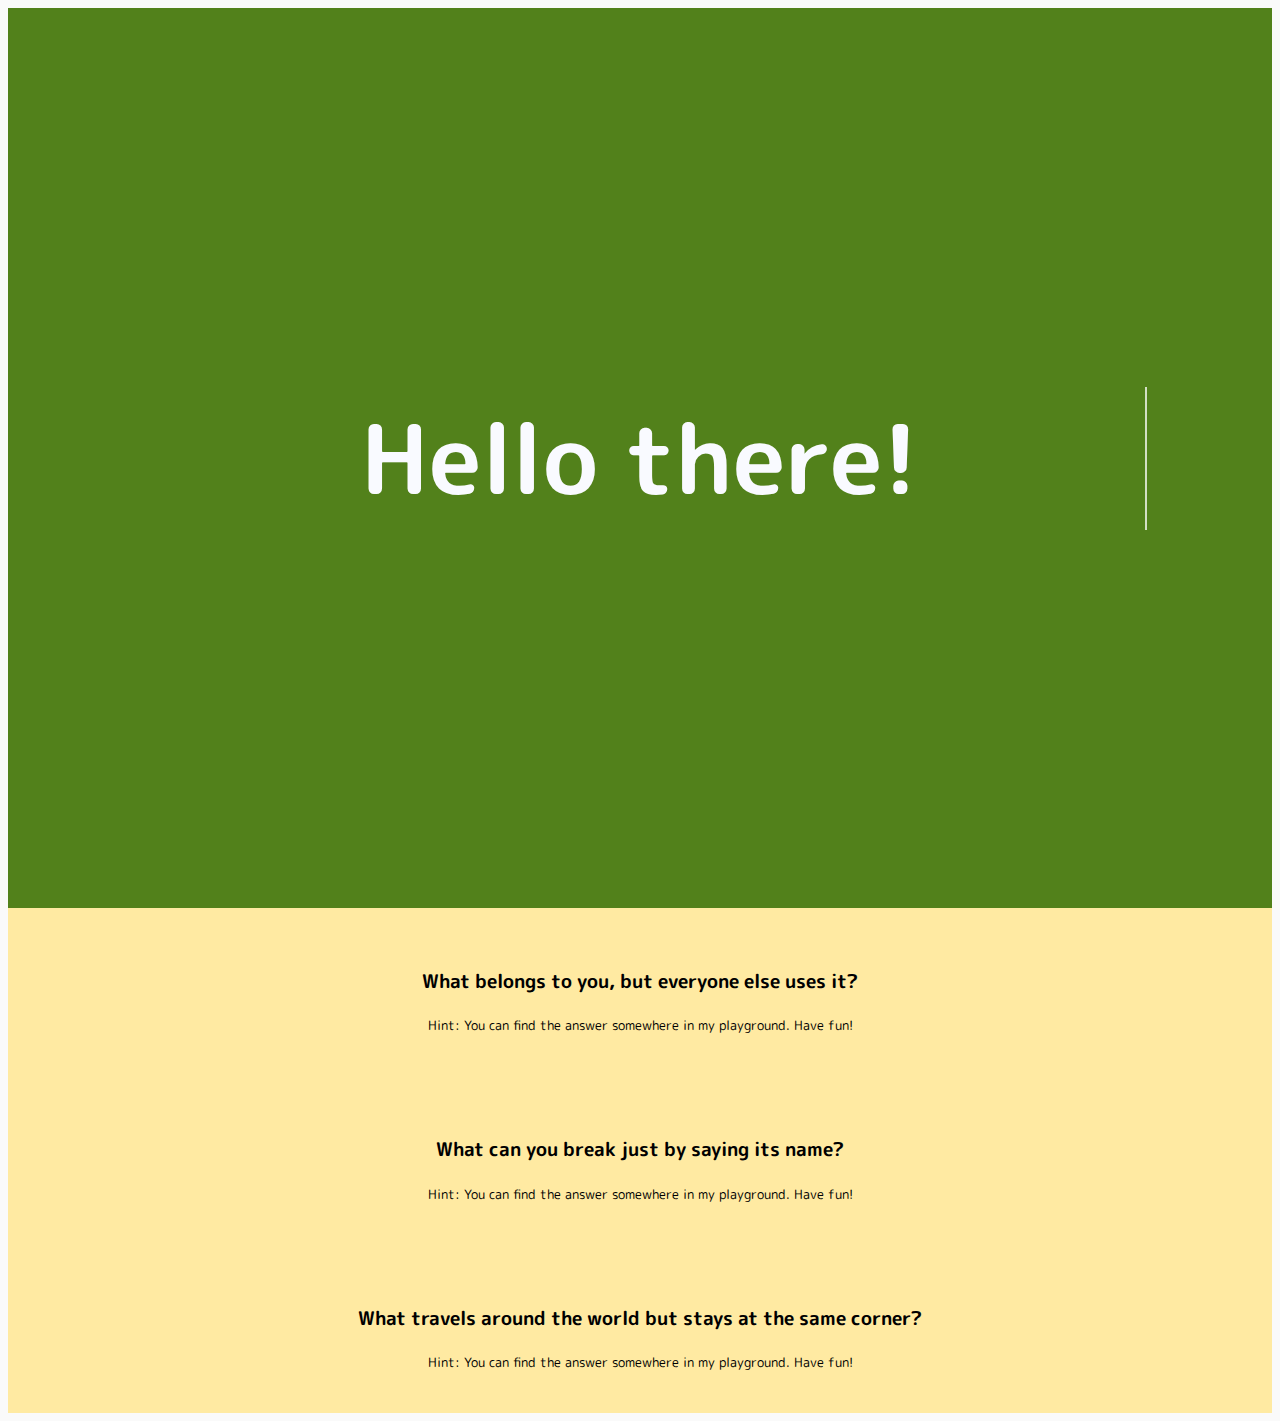
<file: index.html>
<!doctype html>
<html lang="en">

<head>
    <meta charset="utf-8">
    <meta name="viewport" content="width=device-width, initial-scale=1">
    <title>brightdullme</title>
    <link rel="preconnect" href="https://fonts.googleapis.com">
    <link rel="preconnect" href="https://fonts.gstatic.com" crossorigin>
    <link href="https://fonts.googleapis.com/css2?family=M+PLUS+Rounded+1c:wght@400;700&display=swap" rel="stylesheet">
    <link href="https://cdn.jsdelivr.net/npm/bootstrap@5.3.8/dist/css/bootstrap.min.css" rel="stylesheet"
        integrity="sha384-sRIl4kxILFvY47J16cr9ZwB07vP4J8+LH7qKQnuqkuIAvNWLzeN8tE5YBujZqJLB" crossorigin="anonymous">
    <link href="styles.css" rel="stylesheet">

    <script src="./assets/scripts/jquery-3.7.1.min.js"></script>
    <script src="https://cdn.jsdelivr.net/npm/gsap@3.14.1/dist/gsap.min.js"></script>
    <script>
        document.addEventListener('DOMContentLoaded', function () {
            const section1 = document.getElementById('section-1');
            const section2 = document.getElementById('section-2');
            const section3 = document.getElementById('section-3');
            const section4 = document.getElementById('section-4');
            const footer = document.getElementById('footer');
            const hello = document.getElementById('hello');
            const welcome = document.getElementById('welcome');

            // play animation section 1
            hello.classList.add('typewriter-animation');
            // on section 1 animation end
            section1.addEventListener('animationend', () => {
                setTimeout(() => {
                    // play animation section 1
                    section2.classList.remove('hide');
                    section2.classList.add('show');
                    section2.scrollIntoView({ behavior: 'smooth' });
                    welcome.classList.add('typewriter-animation');

                    // on section 2 animation end
                    section2.addEventListener('animationend', () => {
                        setTimeout(() => {
                            section3.classList.remove('hide');
                            section4.classList.remove('hide');
                            footer.classList.remove('hide');
                            section3.classList.add('show');
                            section4.classList.add('show');
                            footer.classList.add('show');
                            section3.scrollIntoView({ behavior: 'smooth' });
                        }, 1500);
                    }, { once: true });
                }, 1500);
            }, { once: true });

            $(".option").click(function () {
                $(".option").removeClass("active");
                $(this).addClass("active");
            });

            $("#laptop").hover(function () {
                $("#laptop").toggleClass("laptop--closed");
            });

            const rots = [
                { ry: 0, rx: 0 }, // 1
                { ry: 90, rx: 0 }, // 2
                { ry: 180, rx: 0 }, // 3
                { ry: 270, rx: 0 }, // 4
                { ry: 0, rx: 90 }, // 5
                { ry: 0, rx: -90 }  // 6
            ];

            let val = [1, 1]

            gsap.set(".face", {
                position: 'absolute',
                userSelect: 'none',
                width: '100%',
                height: '100%',
                rotateY: (i) => rots[i].ry,
                rotateX: (i) => rots[i].rx,
                transformOrigin: "50% 50% -150px",
                z: 150,
                background: (i) => 'url(https://assets.codepen.io/721952/dieSprite.svg) 0px -' + String(i * 300) + 'px'
            });

            let die2 = document.querySelector('.die').cloneNode(true);
            document.querySelector('.tray').append(die2);

            gsap.set('.die', { attr: { class: (i) => 'die die' + (i + 1) }, width: 300, height: 300, perspective: 999 });
            gsap.set('.cube', { position: 'absolute', width: 300, height: 300, transformStyle: 'preserve-3d', z: -600 });

            function roll() {
                val[0] = gsap.utils.random(1, 6, 1)
                val[1] = gsap.utils.random(1, 6, 1)

                gsap.timeline()
                    .to('.sum', {
                        duration: 0.17,
                        overwrite: true,
                        opacity: 0,
                        ease: 'power1.inOut'
                    }, 0)

                    .fromTo('.cube', {
                        z: -600
                    }, {
                        duration: 0.75,
                        z: -300,
                        ease: 'expo',
                        yoyoEase: 'bounce.out(5)',
                        repeat: 1
                    }, 0)

                    .fromTo('.cube', {
                        rotationX: (i) => i == 0 ? '-=360' : '+=360' //this ensures that even if the new number is the same, it will do some rotation
                    }, {
                        duration: 1.5,
                        ease: 'back',
                        rotationX: (i) => -rots[val[i] - 1].rx,
                        rotationY: (i) => -rots[val[i] - 1].ry
                    }, 0)

                    .set('.sum', {
                        textContent: String(val[0] + val[1])
                    }, 0.8)

                    .to('.sum', {
                        opacity: 1,
                        ease: 'power3.inOut'
                    }, 0.8)
            }

            $("#dice").hover(roll);
        });
    </script>
</head>

<body>
    <div id="section-1" class="section-1">
        <div id="hello" class="hello">Hello there!</div>
    </div>
    <div id="section-2" class="section-2 hide">
        <div id="welcome" class="welcome">Welcome to my playground.</div>
    </div>
    <div id="section-3" class="section-3 hide">
        <div style="position: relative;">
            <h3 class="font-dark mb-5 text-center">I am a huge fan of CSS animations, and this is where I play around
                &mdash; when I am not working on work.</h3>
            <div class="portfolio">
                <div class="card">
                    <div class="content">
                        <span>CSS Animations</span>
                        <span class="category">UX / UI </span>
                    </div>
                    <div class="image web">
                        <div id="laptop" class="laptop laptop--closed">
                            <div class="laptop-top">
                                <div class="laptop__lid"></div>
                                <div class="laptop__screen">
                                    <div class="happy-face">
                                        :<span class="happy-face__mouth">)</span>
                                    </div>
                                </div>
                            </div>
                            <div class="laptop__base"></div>
                        </div>
                    </div>
                </div>
                <div class="card">
                    <div class="content">
                        <span>Web 3D Rendering</span>
                        <span class="category">3D / Web </span>
                    </div>
                    <div class="image eye">
                        <div class="stage">
                            <div class="ball">
                                <span class="shadow"></span>
                                <span class="iris"></span>
                            </div>
                        </div>
                    </div>
                </div>
                <div class="card">
                    <div class="content">
                        <span>Untitled Math Dice Game</span>
                        <span class="category">Game / Education</span>
                    </div>
                    <div id="dice" class="image dice">
                        <div class="tray">
                            <div class="die">
                                <div class="cube">
                                    <div class="face"></div>
                                    <div class="face"></div>
                                    <div class="face"></div>
                                    <div class="face"></div>
                                    <div class="face"></div>
                                    <div class="face"></div>
                                </div>
                            </div>
                            <div class="sum">2</div>
                        </div>
                    </div>
                </div>
                <div class="card">
                    <div class="content">
                        <span>Quran Practice Platform</span>
                        <span class="category">Web / Education</span>
                    </div>
                    <div class="image book">
                        <div class="container">
                            <div class="book">
                                <div class="gap"></div>
                                <div class="pages">
                                    <div class="page"></div>
                                    <div class="page"></div>
                                    <div class="page"></div>
                                    <div class="page"></div>
                                    <div class="page"></div>
                                    <div class="page"></div>
                                </div>
                                <div class="flips">
                                    <div class="flip flip1">
                                        <div class="flip flip2">
                                            <div class="flip flip3">
                                                <div class="flip flip4">
                                                    <div class="flip flip5">
                                                        <div class="flip flip6">
                                                            <div class="flip flip7"></div>
                                                        </div>
                                                    </div>
                                                </div>
                                            </div>
                                        </div>
                                    </div>
                                </div>
                            </div>
                        </div>
                    </div>
                </div>
            </div>

            <div class="chevron-container">
                <div class="chevron"></div>
                <div class="chevron"></div>
                <div class="chevron"></div>
                <span class="chevron-text">Scroll down</span>
            </div>
        </div>
    </div>
    <div id="section-4" class="section-4 hide">
        <div>
            <h3>And when I am not playing with CSS ...</h3>
            <div class="personal">
                <div class="row">
                    <div class="col-4">
                        <div>
                            <div class="doodle doodle-1"></div>
                            <div class="doodle doodle-2"></div>
                            <div class="doodle doodle-3"></div>
                        </div>
                    </div>
                    <div class="col-8">
                        <div class="photo">
                            <div class="caption mb-3">Of me, and my love for sunrise and sunset ...</div>
                            <div class="options mb-3">
                                <div class="option active">
                                    <div class="shadow"></div>
                                    <div class="label">
                                        <div class="icon">
                                            <i class="fas fa-snowflake"></i>
                                        </div>
                                        <div class="info">
                                            <div class="sub">Kedah, Malaysia</div>
                                        </div>
                                    </div>
                                </div>
                                <div class="option">
                                    <div class="shadow"></div>
                                    <div class="label">
                                        <div class="icon">
                                            <i class="fas fa-walking"></i>
                                        </div>
                                        <div class="info">
                                            <div class="sub">Johor, Malaysia</div>
                                        </div>
                                    </div>
                                </div>
                                <div class="option">
                                    <div class="shadow"></div>
                                    <div class="label">
                                        <div class="icon">
                                            <i class="fas fa-tree"></i>
                                        </div>
                                        <div class="info">
                                            <div class="sub">Selangor, Malaysia</div>
                                        </div>
                                    </div>
                                </div>
                                <div class="option">
                                    <div class="shadow"></div>
                                    <div class="label">
                                        <div class="icon">
                                            <i class="fas fa-tint"></i>
                                        </div>
                                        <div class="info">
                                            <div class="sub">Selangor, Malaysia</div>
                                        </div>
                                    </div>
                                </div>
                                <div class="option">
                                    <div class="shadow"></div>
                                    <div class="label">
                                        <div class="icon">
                                            <i class="fas fa-sun"></i>
                                        </div>
                                        <div class="info">
                                            <div class="sub">Somewhere in Malaysia</div>
                                        </div>
                                    </div>
                                </div>
                            </div>

                            <figure>
                                <blockquote class="blockquote">
                                    <p>"And the sun runs its course toward a resting place for it. That is the design of
                                        the Almighty, the All-Knowing."</p>
                                </blockquote>
                                <figcaption class="blockquote-footer">
                                    Quran, Yaasin 36:38
                                </figcaption>
                            </figure>
                        </div>
                        <div class="doodle doodle-4" style="margin-top: 20px; height: 325px;"></div>
                    </div>
                </div>
            </div>
        </div>
    </div>
    <div id="footer" class="footer hide">
        <div>
            <div>
                Follow your heart and choose one:
                <button type="button" class="btn btn-primary" data-bs-toggle="modal" data-bs-target="#modal1">
                    <img src="./assets/images/flower-1.png" />
                </button> | 
                <button type="button" class="btn btn-primary" data-bs-toggle="modal" data-bs-target="#modal2">
                    <img src="./assets/images/flower-2.png" />
                </button> | 
                <button type="button" class="btn btn-primary" data-bs-toggle="modal" data-bs-target="#modal3">
                    <img src="./assets/images/flower-3.png" />
                </button>
            </div>
            <div class="mt-3">Surprise me and drop a message <a href="#" data-replace="here"><span>here</span></a>.
            </div>
        </div>
    </div>

    <div class="modal fade" id="modal1" tabindex="-1" aria-labelledby="exampleModalLabel" aria-hidden="true">
        <div class="modal-dialog">
            <div class="modal-content">
                <div class="modal-body">
                    <h3>What belongs to you, but everyone else uses it?</h3>
                    <small>Hint: You can find the answer somewhere in my playground. Have fun!</small>
                </div>
            </div>
        </div>
    </div>
    <div class="modal fade" id="modal2" tabindex="-1" aria-labelledby="exampleModalLabel" aria-hidden="true">
        <div class="modal-dialog">
            <div class="modal-content">
                <div class="modal-body">
                    <h3>What can you break just by saying its name?</h3>
                    <small>Hint: You can find the answer somewhere in my playground. Have fun!</small>
                </div>
            </div>
        </div>
    </div>
    <div class="modal fade" id="modal3" tabindex="-1" aria-labelledby="exampleModalLabel" aria-hidden="true">
        <div class="modal-dialog">
            <div class="modal-content">
                <div class="modal-body">
                    <h3>What travels around the world but stays at the same corner?</h3>
                    <small>Hint: You can find the answer somewhere in my playground. Have fun!</small>
                </div>
            </div>
        </div>
    </div>

    <script src="https://cdn.jsdelivr.net/npm/bootstrap@5.3.8/dist/js/bootstrap.bundle.min.js"
        integrity="sha384-FKyoEForCGlyvwx9Hj09JcYn3nv7wiPVlz7YYwJrWVcXK/BmnVDxM+D2scQbITxI"
        crossorigin="anonymous"></script>
    <script src="https://cdn.jsdelivr.net/npm/@popperjs/core@2.11.8/dist/umd/popper.min.js"
        integrity="sha384-I7E8VVD/ismYTF4hNIPjVp/Zjvgyol6VFvRkX/vR+Vc4jQkC+hVqc2pM8ODewa9r"
        crossorigin="anonymous"></script>
    <script src="https://cdn.jsdelivr.net/npm/bootstrap@5.3.8/dist/js/bootstrap.min.js"
        integrity="sha384-G/EV+4j2dNv+tEPo3++6LCgdCROaejBqfUeNjuKAiuXbjrxilcCdDz6ZAVfHWe1Y"
        crossorigin="anonymous"></script>
</body>

</html>
</file>
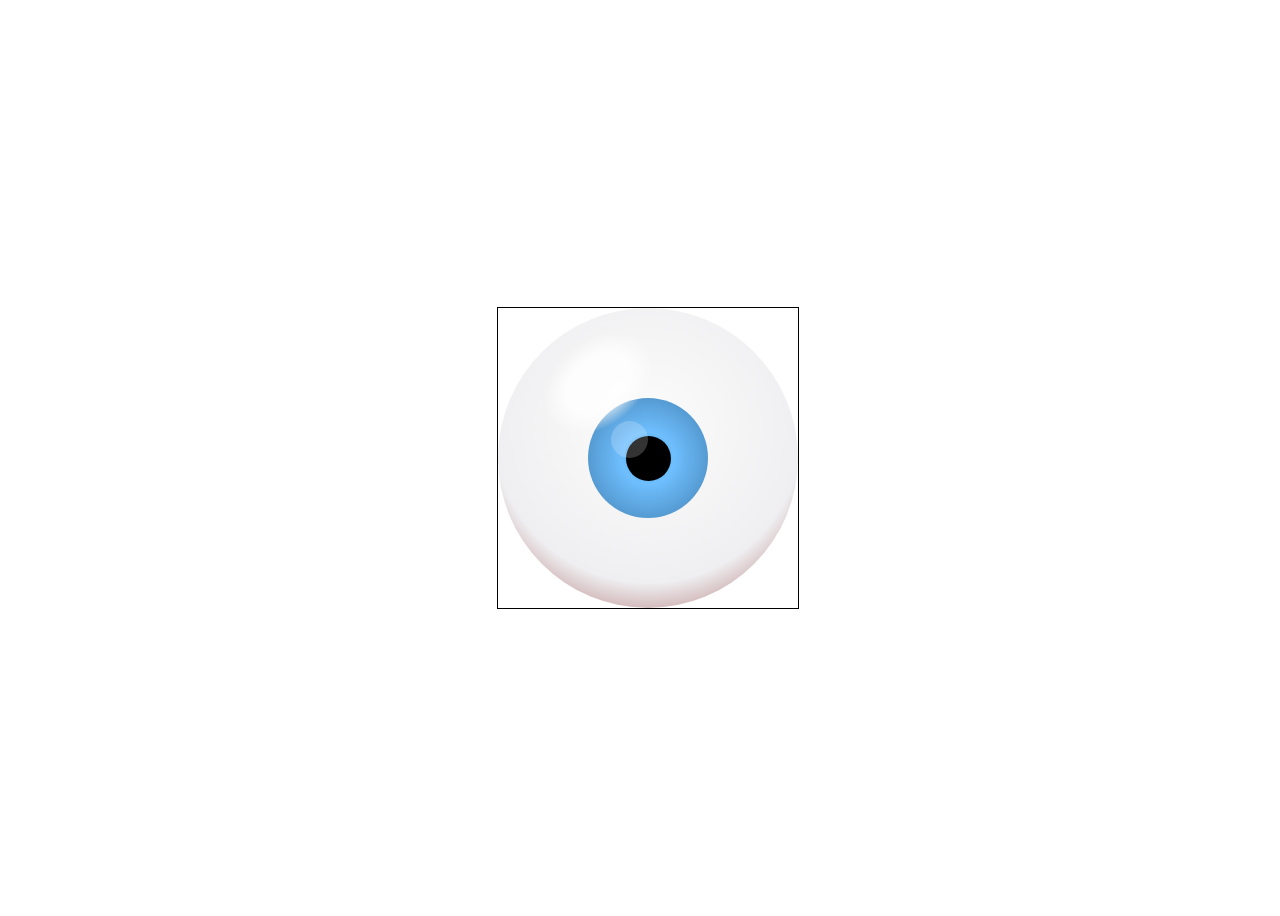
<file: eye.html>
<!doctype html>
<html lang="en">

<head>
    <meta charset="utf-8">
    <meta name="viewport" content="width=device-width, initial-scale=1">
    <title>brightdullme</title>
    <link rel="preconnect" href="https://fonts.googleapis.com">
    <link rel="preconnect" href="https://fonts.gstatic.com" crossorigin>
    <link href="https://fonts.googleapis.com/css2?family=M+PLUS+Rounded+1c:wght@400;700&display=swap" rel="stylesheet">
    <link href="https://cdn.jsdelivr.net/npm/bootstrap@5.3.8/dist/css/bootstrap.min.css" rel="stylesheet"
        integrity="sha384-sRIl4kxILFvY47J16cr9ZwB07vP4J8+LH7qKQnuqkuIAvNWLzeN8tE5YBujZqJLB" crossorigin="anonymous">

    <script src="./assets/scripts/jquery-3.7.1.min.js"></script>
    <script src="https://cdn.jsdelivr.net/npm/gsap@3.14.1/dist/gsap.min.js"></script>
    <link rel="icon" type="image/png" href="./assets/favicon.ico">

    <script>
        document.addEventListener('DOMContentLoaded', function () {
            const centerX = window.innerWidth / 2;
            const centerY = window.innerHeight / 2;
            const radius = document.querySelector(".ball").getBoundingClientRect().width / 2;

            const listener = document.querySelector("body");
            listener.addEventListener("mousemove", (e) => {
                var posX = e.pageX; // pointer's horizontal position relative to page
                var posY = e.pageY; // pointer's vertical position relative to page
                var deltaX = posX - centerX; // pointer's horizontal position relative to center
                var deltaY = posY - centerY; // pointer's vertical position relative to center
                var distance = Math.sqrt(deltaX * deltaX + deltaY * deltaY);

                if (distance > radius) {
                    var theta_in_rad = Math.atan2(deltaY, deltaX);
                    var borderX = radius * Math.cos(theta_in_rad);
                    var borderY = radius * Math.sin(theta_in_rad);

                    // Reposition iris to the boundary of the circle
                    gsap.to(".iris", {
                        x: borderX + "px",
                        y: borderY + "px",
                        ease: "expo.out",
                        duration: 1,
                        delay: .1,
                    });
                }
                else {
                    gsap.to(".iris", {
                        x: deltaX + "px",
                        y: deltaY + "px",
                        ease: "expo.out",
                        duration: 1,
                        delay: .1,
                    });
                }
            });
        });
    </script>

    <style>
        body {
            display: flex;
            align-items: center;
            justify-content: center;
            width: 100vw;
            height: 100vh;
            overflow: hidden;
        }

        .ball {
            display: inline-block;
            width: 100%;
            height: 100%;
            margin: 0;
            border-radius: 50%;
            position: relative;
            background: radial-gradient(circle at 50% 40%, #fcfcfc, #efeff1 66%, #9b5050 100%);
        }

        .ball:after {
            content: "";
            position: absolute;
            top: 5%;
            left: 10%;
            width: 100%;
            height: 100%;
            border-radius: 50%;
            background: radial-gradient(circle at 50% 50%, rgba(255, 255, 255, 0.8), rgba(255, 255, 255, 0.8) 14%, rgba(255, 255, 255, 0) 24%);
            transform: translateX(-80px) translateY(-90px) skewX(-20deg);
        }

        .iris {
            width: 40%;
            height: 40%;
            margin: 30%;
            border-radius: 50%;
            background: radial-gradient(circle at 50% 50%, #208ab4 0%, #6fbfff 30%, #4381b2 100%);
            position: absolute;
        }

        .iris.animate {
            animation: move-eye-skew 5s ease-out infinite;
        }

        .iris:before {
            content: "";
            display: block;
            position: absolute;
            width: 37.5%;
            height: 37.5%;
            border-radius: 50%;
            top: 31.25%;
            left: 31.25%;
            background: black;
        }

        .iris:after {
            content: "";
            display: block;
            position: absolute;
            width: 31.25%;
            height: 31.25%;
            border-radius: 50%;
            top: 18.75%;
            left: 18.75%;
            background: rgba(255, 255, 255, 0.2);
        }

        .ball .shadow {
            position: absolute;
            width: 100%;
            height: 100%;
            background: radial-gradient(circle at 50% 50%, rgba(0, 0, 0, 0.4), rgba(0, 0, 0, 0.1) 40%, rgba(0, 0, 0, 0) 50%);
            transform: rotateX(90deg) translateZ(-150px);
            z-index: -1;
        }

        .stage {
            width: 300px;
            height: 300px;
            display: inline-block;
            margin: 20px;
            perspective: 1200px;
            perspective-origin: 50% 50%;
            transform-style: preserve-3d;
            transform: rotateY(0.01deg);
            border: 1px solid black;
        }

        @keyframes move-eye-skew {
            0% {
                transform: none;
            }

            20% {
                transform: translateX(-68px) translateY(30px) skewX(15deg) skewY(-10deg) scale(0.95);
            }

            25%,
            30% {
                transform: none;
            }

            44% {
                transform: translateX(-30px) translateY(68px) skewX(5deg) skewY(2deg) scale(0.95);
            }

            50% {
                transform: none;
            }

            60% {
                transform: translateX(68px) translateY(-40px) skewX(5deg) skewY(2deg) scaleX(0.95);
            }

            66%,
            100% {
                transform: none;
            }
        }
    </style>
</head>

<body>
    <div class="image eye">
        <div class="stage">
            <div class="ball">
                <span class="shadow"></span>
                <span class="iris"></span>
            </div>
        </div>
    </div>
</body>

</html>
</file>
<file: styles.css>
body {
    background-color: #fafafa;
    font-family: "M PLUS Rounded 1c", sans-serif;
    font-weight: 400;
    font-style: normal;
    overflow-x: hidden;
}

.section-1,
.section-2,
.section-3,
.section-4 {
    width: 100%;
    height: 100vh;
    display: flex;
    align-items: center;
    justify-content: center;
}

.section-1 {
    background-color: #52811b;
}

.section-3 {
    background-color: #ffeaa2;
    align-items: unset;
    padding: 100px 0;
    min-height: 100vh;
}

.section-4 {
    align-items: unset;
    padding: 100px 0;
}

.section-3,
.section-4 {
    height: fit-content;
}

.personal {
    margin: 20px 0;
}

.caption {
    width: 100%;
    text-align: left;
    font-style: italic;
    font-size: 18px;
}

.photo {
    background-color: #232223;
    color: #fafafa;
    padding: 20px;
    border-radius: 20px;
}

.blockquote {
    font-style: italic;
}

.blockquote-footer {
    font-style: italic;
    color: rgba(255, 255, 255, .75);
}

/* photo start */

body #user-button {
    z-index: 1000;
    bottom: 1rem !important;
    right: 1rem !important;
    transition: 1s 0s ease-out;
    -webkit-animation: slide 3s ease-out forwards;
    animation: slide 3s ease-out forwards;
}

@-webkit-keyframes slide {

    0%,
    50% {
        opacity: 0;
        display: block !important;
    }

    100% {
        opacity: 1;
        display: block !important;
    }
}

@keyframes slide {

    0%,
    50% {
        opacity: 0;
        display: block !important;
    }

    100% {
        opacity: 1;
        display: block !important;
    }
}

body #user-button .u-card {
    border-radius: 100%;
}

body #user-button .u-main {
    cursor: pointer;
}

body #user-button .u-main img {
    height: 100%;
    width: 100%;
}

body #user-button .u-main iframe {
    position: absolute;
    top: 0;
    left: 0;
    width: 4rem;
    height: 4rem;
    opacity: 1;
    transition: 0s 4s;
}

body #user-button .u-icons {
    position: relative;
    z-index: 950;
    transform: translate(-50%, -50%);
    background: rgba(0, 0, 0, 0.025);
    box-shadow: 0 0 0 0.125rem rgba(255, 255, 255, 0.25);
    border-radius: 100%;
    transition: 0.25s;
    opacity: 1 !important;
    -webkit-backdrop-filter: blur(10px);
    backdrop-filter: blur(10px);
}

body #user-button .u-icons a {
    color: inherit;
    display: grid;
    place-items: center;
    width: 30px;
    height: 30px;
    text-decoration: none;
}

body #user-button .u-icons a div {
    padding: 0.5rem;
    transition: 0s;
}

body #user-button .u-icons a.u-random div {
    position: relative;
    top: -1px;
    -webkit-animation: diespin 2s linear infinite;
    animation: diespin 2s linear infinite;
}

@-webkit-keyframes diespin {
    0% {
        transform: rotate(0deg);
    }

    100% {
        transform: rotate(360deg);
    }
}

@keyframes diespin {
    0% {
        transform: rotate(0deg);
    }

    100% {
        transform: rotate(360deg);
    }
}

body #user-button .u-icons a.u-random:not(:hover) div {
    -webkit-animation-play-state: paused;
    animation-play-state: paused;
}

body #user-button .u-icons>* {
    position: absolute;
    width: 30px;
    height: 30px;
    border-radius: 100%;
    cursor: pointer;
    transform: translate(-50%, -50%);
    transition: 0.25s -0.05s;
}

body #user-button .u-icons>*:before {
    position: absolute;
    top: 50%;
    left: 50%;
    transform: translate(-50%, -50%);
}

body #user-button .u-icons>*:first-child:nth-last-child(1):nth-child(1),
body #user-button .u-icons>*:first-child:nth-last-child(1)~*:nth-child(1) {
    left: 25%;
    top: 25%;
}

body #user-button .u-icons>*:first-child:nth-last-child(2):nth-child(1),
body #user-button .u-icons>*:first-child:nth-last-child(2)~*:nth-child(1) {
    left: 37.5%;
    top: 18.75%;
}

body #user-button .u-icons>*:first-child:nth-last-child(2):nth-child(2),
body #user-button .u-icons>*:first-child:nth-last-child(2)~*:nth-child(2) {
    left: 18.75%;
    top: 37.5%;
}

body #user-button .u-icons>*:first-child:nth-last-child(3):nth-child(1),
body #user-button .u-icons>*:first-child:nth-last-child(3)~*:nth-child(1) {
    left: 50%;
    top: 15.625%;
}

body #user-button .u-icons>*:first-child:nth-last-child(3):nth-child(2),
body #user-button .u-icons>*:first-child:nth-last-child(3)~*:nth-child(2) {
    left: 25%;
    top: 25%;
}

body #user-button .u-icons>*:first-child:nth-last-child(3):nth-child(3),
body #user-button .u-icons>*:first-child:nth-last-child(3)~*:nth-child(3) {
    left: 15.625%;
    top: 50%;
}

body #user-button .u-icons>*:first-child:nth-last-child(4):nth-child(1),
body #user-button .u-icons>*:first-child:nth-last-child(4)~*:nth-child(1) {
    left: 62.5%;
    top: 18.75%;
}

body #user-button .u-icons>*:first-child:nth-last-child(4):nth-child(2),
body #user-button .u-icons>*:first-child:nth-last-child(4)~*:nth-child(2) {
    left: 37.5%;
    top: 18.75%;
}

body #user-button .u-icons>*:first-child:nth-last-child(4):nth-child(3),
body #user-button .u-icons>*:first-child:nth-last-child(4)~*:nth-child(3) {
    left: 18.75%;
    top: 37.5%;
}

body #user-button .u-icons>*:first-child:nth-last-child(4):nth-child(4),
body #user-button .u-icons>*:first-child:nth-last-child(4)~*:nth-child(4) {
    left: 18.75%;
    top: 62.5%;
}

body #user-button:hover .u-icons,
body #user-button:focus-within .u-icons {
    width: 300% !important;
    height: 300% !important;
}

body .credit {
    position: absolute;
    bottom: 20px;
    left: 20px;
    color: inherit;
}

body .options {
    display: flex;
    flex-direction: row;
    align-items: stretch;
    overflow: hidden;
    min-width: 600px;
    max-width: 900px;
    height: 400px;
}

@media screen and (max-width: 718px) {
    body .options {
        min-width: 520px;
    }

    body .options .option:nth-child(5) {
        display: none;
    }
}

@media screen and (max-width: 638px) {
    body .options {
        min-width: 440px;
    }

    body .options .option:nth-child(4) {
        display: none;
    }
}

@media screen and (max-width: 558px) {
    body .options {
        min-width: 360px;
    }

    body .options .option:nth-child(3) {
        display: none;
    }
}

@media screen and (max-width: 478px) {
    body .options {
        min-width: 280px;
    }

    body .options .option:nth-child(2) {
        display: none;
    }
}

body .options .option {
    position: relative;
    overflow: hidden;
    min-width: 60px;
    margin: 10px;
    background-size: auto 120%;
    background-position: center;
    cursor: pointer;
    transition: 0.5s cubic-bezier(0.05, 0.61, 0.41, 0.95);
}

body .options .option:nth-child(1) {
    background: url('./assets/images/kedah.webp');
}

body .options .option:nth-child(2) {
    background: url('./assets/images/pantai-minyak\ beku.jpg');
}

body .options .option:nth-child(3) {
    background: url('./assets/images/shah-alam.jpg');
}

body .options .option:nth-child(4) {
    background: url('./assets/images/selangor.webp');
}

body .options .option:nth-child(5) {
    background: url('./assets/images/grass.png');
}

body .options .option.active {
    flex-grow: 10000;
    transform: scale(1);
    max-width: 600px;
    margin: 0px;
    border-radius: 40px;
    background-repeat: no-repeat;
    /* background-size: auto; */
    background-size: auto 100%;
}

body .options .option.active .shadow {
    box-shadow: inset 0 -120px 120px -120px black, inset 0 -120px 120px -100px black;
}

body .options .option.active .label {
    bottom: 20px;
    left: 20px;
}

body .options .option.active .label .info>div {
    left: 0px;
    opacity: 1;
}

body .options .option:not(.active) {
    flex-grow: 1;
    border-radius: 30px;
}

body .options .option:not(.active) .shadow {
    bottom: -40px;
    box-shadow: inset 0 -120px 0px -120px black, inset 0 -120px 0px -100px black;
}

body .options .option:not(.active) .label {
    bottom: 10px;
    left: 10px;
}

body .options .option:not(.active) .label .info>div {
    left: 20px;
    opacity: 0;
}

body .options .option .shadow {
    position: absolute;
    bottom: 0px;
    left: 0px;
    right: 0px;
    height: 120px;
    transition: 0.5s cubic-bezier(0.05, 0.61, 0.41, 0.95);
}

body .options .option .label {
    display: flex;
    position: absolute;
    right: 0px;
    height: 40px;
    transition: 0.5s cubic-bezier(0.05, 0.61, 0.41, 0.95);
}

body .options .option .label .icon {
    display: flex;
    flex-direction: row;
    justify-content: center;
    align-items: center;
    min-width: 40px;
    max-width: 40px;
    height: 40px;
    border-radius: 100%;
    background-color: #fafafa;
}

body .options .option .label .info {
    display: flex;
    flex-direction: column;
    justify-content: center;
    margin-left: 10px;
    color: white;
    white-space: pre;
}

body .options .option .label .info>div {
    position: relative;
    transition: 0.5s cubic-bezier(0.05, 0.61, 0.41, 0.95), opacity 0.5s ease-out;
}

body .options .option .label .info .main {
    font-weight: bold;
    font-size: 1.2rem;
}

body .options .option .label .info .sub {
    transition-delay: 0.1s;
}

/* photo end */

.footer {
    width: 100%;
    display: flex;
    align-items: center;
    justify-content: center;
    background-color: #52811b;
    padding: 50px 0;
    font-size: 20px;
    color: #fafafa;
    text-align: center;
}

.footer img {
    width: 2em;
}

.footer a {
    color: #f9faff;
    font-size: 22px;
    font-weight: bold;
    cursor: pointer;
    text-decoration: none;
    overflow: hidden;
    position: relative;
    display: inline-block;
    margin-bottom: -10px;
}

.footer a::before,
.footer a::after {
    content: '';
    position: absolute;
    width: 100%;
    left: 0;
}

.footer a::before {
    background-color: #fecc00;
    height: 2px;
    bottom: 0;
    transform-origin: 100% 50%;
    transform: scaleX(0);
    transition: transform .3s cubic-bezier(0.76, 0, 0.24, 1);
}

.footer a::after {
    content: attr(data-replace);
    height: 100%;
    top: 0;
    transform-origin: 100% 50%;
    transform: translate3d(200%, 0, 0);
    transition: transform .3s cubic-bezier(0.76, 0, 0.24, 1);
    color: #fecc00;
}

.footer a:hover::before {
    transform-origin: 0% 50%;
    transform: scaleX(1);
}

.footer a:hover::after {
    transform: translate3d(0, 0, 0);
}

.footer a span {
    display: inline-block;
    transition: transform .3s cubic-bezier(0.76, 0, 0.24, 1);
}

.footer a:hover span {
    transform: translate3d(-200%, 0, 0);
}

.footer button,
.footer button:hover {
    background-color: transparent;
    border: 0;
}

.hide {
    display: none;
}

.show {
    display: flex;
}

.font-dark {
    color: #341401;
}

.hello,
.welcome {
    font-size: 6em;
    font-weight: bold;
    width: 80%;
    border-right: 2px solid rgba(255, 255, 255, .75);
    text-align: center;
    white-space: nowrap;
    overflow: hidden;
}

.hello {
    color: #f9faff;
}

.welcome {
    color: #fecc00;
}

/* Animation */
.hello.typewriter-animation {
    animation:
        typewriter-hello 2s steps(20) 1s 1 normal both,
        blinkingCursor-hello 500ms steps(50) infinite normal;
}

.welcome.typewriter-animation {
    animation:
        typewriter-welcome 2s steps(20) 1s 1 normal both,
        blinkingCursor-welcome 500ms steps(50) infinite normal;
}

@keyframes typewriter-hello {
    from {
        width: 0;
    }

    to {
        width: 600px;
    }
}

@keyframes typewriter-welcome {
    from {
        width: 0;
    }

    to {
        width: 80%;
    }
}

@keyframes blinkingCursor-hello {
    from {
        border-right-color: rgba(254, 203, 0, .75);
    }

    to {
        border-right-color: transparent;
    }
}

@keyframes blinkingCursor-welcome {
    from {
        border-right-color: rgba(81, 129, 27, .75);
    }

    to {
        border-right-color: transparent;
    }
}

.chevron-container {
    position: absolute;
    bottom: 1%;
    margin-left: 50%;
    width: 24px;
    height: 24px;
}

.chevron {
    position: absolute;
    width: 28px;
    height: 2px;
    opacity: 0;
    transform: scale3d(0.5, 0.5, 0.5);
    animation: move 3s ease-out infinite;
}

.chevron:first-child {
    animation: move 3s ease-out 1s infinite;
}

.chevron:nth-child(2) {
    animation: move 3s ease-out 2s infinite;
}

.chevron:before,
.chevron:after {
    content: ' ';
    position: absolute;
    top: 0;
    height: 100%;
    width: 51%;
    background: #915629;
}

.chevron:before {
    left: 0;
    transform: skew(0deg, 30deg);
}

.chevron:after {
    right: 0;
    width: 50%;
    transform: skew(0deg, -30deg);
}

@keyframes move {
    25% {
        opacity: 1;

    }

    33% {
        opacity: 1;
        transform: translateY(30px);
    }

    67% {
        opacity: 1;
        transform: translateY(40px);
    }

    100% {
        opacity: 0;
        transform: translateY(55px) scale3d(0.5, 0.5, 0.5);
    }
}

.chevron-text {
    display: block;
    margin-top: 75px;
    margin-left: -30px;
    font-family: "Helvetica Neue", "Helvetica", Arial, sans-serif;
    font-size: 12px;
    color: #915629;
    text-transform: uppercase;
    white-space: nowrap;
    opacity: .25;
    animation: pulse 2s linear alternate infinite;
}

@keyframes pulse {
    to {
        opacity: 1;
    }
}

.portfolio {
    display: flex;
    flex-wrap: wrap;
    min-width: 320px;
    width: 100vw;
    padding-bottom: 100px;
}

.portfolio h2 {
    flex-basis: 100%;
    text-align: center;
    margin: 50px auto 30px;
    text-transform: uppercase;
    font-size: 20px;
    letter-spacing: 2px;
    color: #111;
}

.card {
    width: 25%;
    overflow: hidden;
    position: relative;
    border-radius: 0;
    border: 0;
}

.card .content {
    z-index: 2;
    width: 100%;
    position: absolute;
    bottom: -100px;
    transition: all 0.7s ease;
    display: flex;
    flex-direction: column;
    align-items: center;
    padding: 20px;
    box-sizing: border-box;
    min-height: 100px;
    background: #111;
}

.card .image {
    z-index: 1;
    height: 100%;
    display: flex;
    justify-content: center;
    align-items: center;
}

.card img {
    height: 100%;
    width: 100%;
    transition: all 0.5s ease;
    transform: scale(1.2);
}

.card:hover .content {
    bottom: 0px;
    color: #fff;
}

.card:hover .image img {
    transform: scale(1);
}

.card .content span:first-child {
    text-transform: uppercase;
    margin-bottom: 10px;
    font-weight: 700;
    letter-spacing: 1px;
    text-align: center;
    color: #fff;
    font-size: 16px;
}

.card .content span:last-child {
    font-size: 14px;
    color: #18cfab;
    text-align: center;
    font-weight: 700;
}

.image.web,
.image.dice {
    background-color: #fecc00;
}

.image.eye,
.image.book {
    background-color: #fff5c9;
}


@media screen and (max-width: 768px) {
    .card {
        width: 50%;
    }

    .card .content {
        bottom: 0;
    }
}

@media screen and (max-width: 480px) {
    .card {
        width: 100%;
    }
}

.doodle {
    overflow: hidden;
    height: 300px;
    margin-bottom: 20px;
    border-radius: 20px;
    transition: all 0.5s ease;
}

.doodle::before {
    content: '';
    position: absolute;
    top: -50%;
    left: -50%;
    width: 200%;
    height: 200%;
    background: linear-gradient(0deg,
            transparent,
            transparent 30%,
            rgba(254, 203, 0, 0.3));
    transform: rotate(-45deg);
    transition: all 0.5s ease;
    opacity: 0;
}

.doodle:hover {
    transform: scale(1.05);
    box-shadow: 0 0 20px rgba(254, 203, 0, 0.5);
}

.doodle:hover::before {
    opacity: 1;
    transform: rotate(-45deg) translateY(100%);
}

.doodle-1 {
    background: url('./assets/images/personal-1.webp');
    background-repeat: no-repeat;
    background-size: cover;
}

.doodle-2 {
    background: url('./assets/images/personal-3.jpg');
    background-repeat: no-repeat;
    background-size: cover;
}

.doodle-3 {
    background: url('./assets/images/personal-2.jpg');
    background-repeat: no-repeat;
    background-size: cover;
}

.doodle-4 {
    background: url('./assets/images/personal-4.png');
    background-repeat: no-repeat;
    background-size: cover;
}

@keyframes move-eye-skew {
    0% {
        transform: none;
    }

    20% {
        transform: translateX(-68px) translateY(30px) skewX(15deg) skewY(-10deg) scale(0.95);
    }

    25%,
    30% {
        transform: none;
    }

    44% {
        transform: translateX(-30px) translateY(68px) skewX(5deg) skewY(2deg) scale(0.95);
    }

    50% {
        transform: none;
    }

    60% {
        transform: translateX(68px) translateY(-40px) skewX(5deg) skewY(2deg) scaleX(0.95);
    }

    66%,
    100% {
        transform: none;
    }
}

.ball {
    display: inline-block;
    width: 100%;
    height: 100%;
    margin: 0;
    border-radius: 50%;
    position: relative;
    background: radial-gradient(circle at 50% 40%, #fcfcfc, #efeff1 66%, #9b5050 100%);
}

.ball:after {
    content: "";
    position: absolute;
    top: 5%;
    left: 10%;
    width: 100%;
    height: 100%;
    border-radius: 50%;
    background: radial-gradient(circle at 50% 50%, rgba(255, 255, 255, 0.8), rgba(255, 255, 255, 0.8) 14%, rgba(255, 255, 255, 0) 24%);
    transform: translateX(-80px) translateY(-90px) skewX(-20deg);
}

.iris {
    width: 40%;
    height: 40%;
    margin: 30%;
    border-radius: 50%;
    background: radial-gradient(circle at 50% 50%, #208ab4 0%, #6fbfff 30%, #4381b2 100%);
    transform: translateX(68px) translateY(-60px) skewX(15deg) skewY(2deg);
    position: absolute;
    animation: move-eye-skew 5s ease-out infinite;
}

.iris:before {
    content: "";
    display: block;
    position: absolute;
    width: 37.5%;
    height: 37.5%;
    border-radius: 50%;
    top: 31.25%;
    left: 31.25%;
    background: black;
}

.iris:after {
    content: "";
    display: block;
    position: absolute;
    width: 31.25%;
    height: 31.25%;
    border-radius: 50%;
    top: 18.75%;
    left: 18.75%;
    background: rgba(255, 255, 255, 0.2);
}

.ball .shadow {
    position: absolute;
    width: 100%;
    height: 100%;
    background: radial-gradient(circle at 50% 50%, rgba(0, 0, 0, 0.4), rgba(0, 0, 0, 0.1) 40%, rgba(0, 0, 0, 0) 50%);
    transform: rotateX(90deg) translateZ(-150px);
    z-index: -1;
}

.stage {
    width: 300px;
    height: 300px;
    display: inline-block;
    margin: 20px;
    perspective: 1200px;
    perspective-origin: 50% 50%;
    transform-style: preserve-3d;
    transform: rotateY(0.01deg);
}

.laptop {
    position: relative;
    display: flex;
    flex-direction: column;
    width: 680px;
    min-width: 320px;
    margin: 0 16px;
    cursor: pointer;
}

.laptop-top {
    height: auto;
    width: 100%;
    margin: 0 auto;
    perspective-origin: 50% 100%;
    perspective: 2000px;
}

.laptop__lid {
    position: absolute;
    right: 0;
    bottom: 0;
    left: 0;
    margin: 0 auto;
    background: linear-gradient(3deg, #c1b8c5 0%, #d6bed6 100%);
    height: 10px;
    width: 100%;
    border-radius: 15px 15px 0 0;
    border-bottom: none;
    transform: rotateX(-90deg);
    transition: all 10ms;
    z-index: 1;
    perspective: none;
}

.laptop--closed .laptop__lid {
    border-bottom: 1px solid #5b3a5b;
    transform: rotateX(0);
    transition: all 250ms;
    transition-delay: 150ms;
}

.laptop__screen {
    display: flex;
    justify-content: center;
    align-items: center;
    height: 250px;
    min-width: 280px;
    width: calc(85% - 30px);
    margin: 0 auto;
    background-color: white;
    background-image: linear-gradient(45deg, rgba(245, 165, 236, 0.4) 0%, rgba(255, 206, 247, 0.7) 34%, #fedcf8 47%, #f9def4 63%, #f9def4 100%);
    border: 15px solid #3c263c;
    border-radius: 15px 15px 0 0;
    transform-origin: center bottom;
    transform: rotateX(0deg);
    transform-style: preserve-3d;
    transition: all 250ms ease-out;
    overflow: hidden;
}

.laptop__screen::before {
    content: "";
    position: absolute;
    top: 0;
    left: 0;
    width: 100%;
    height: 100%;
}

@media screen and (min-width: 600px) {
    .laptop__screen {
        height: 350px;
    }
}

.laptop--closed .laptop__screen {
    transform: rotateX(-90deg);
}

.laptop__base {
    position: relative;
    background: linear-gradient(3deg, #c1b8c5 0%, #d6bed6 100%);
    width: 100%;
    height: 30px;
    border-radius: 0 0 15px 15px;
}

.laptop__base::before {
    content: "";
    position: absolute;
    top: 0;
    left: calc(50% - 75px);
    width: 150px;
    height: 15px;
    background-color: #7b4d7b;
    border-radius: 0 0 15px 15px;
    z-index: 10;
}

.laptop__base::after {
    content: "";
    position: absolute;
    right: 0;
    bottom: -3px;
    left: 0;
    width: 95%;
    margin: 0 auto;
    height: 0;
    box-shadow: 0 0 10px 5px rgba(0, 0, 0, 0.5);
    border-radius: 15px;
    z-index: -1;
}

.laptop__screen {
    background-color: white;
    /* background-image: linear-gradient(45deg, rgba(245, 165, 236, 0.4) 0%, rgba(255, 206, 247, 0.7) 34%, #fedcf8 47%, #f9def4 63%, #f9def4 100%); */
}

.happy-face {
    position: relative;
    right: -13px;
    line-height: 0;
    color: #5b3a5b;
    font-size: 150px;
    font-family: Tahoma, sans-serif;
    transform: rotate(90deg);
}

.happy-face__mouth {
    position: relative;
    display: inline-block;
}

.laptop--closed .happy-face__mouth {
    transform: rotate(180deg);
    bottom: -35px;
}

.sum {
    font-size: 100px;
    width: 100%;
    text-align: center;
    padding-top: 9px;
    opacity: 0;
}

@media (orientation: portrait) {
    .tray {
        flex-direction: column;
    }
}

@media (-webkit-min-device-pixel-ratio: 2),
(min-resolution: 192dpi) {
    .tray {
        transform: scale(50%);
        transform-origin: top left;
        width: 200%;
        height: 200%;
    }
}

.book .container {
    height: 420px;
}

.book {
    position: relative;
    perspective: 630px;
    perspective-origin: center 50px;
    filter: drop-shadow(0px 10px 5px rgba(0, 0, 0, 0.25));
}

.page {
    width: 210px;
    height: 300px;
    background-color: #bbb;
    position: absolute;
    top: 0px;
    right: 50%;
    transform-origin: 100% 100%;
    border: solid #555 2px;
    background-size: 420px 300px;
    background-position: center;
    transform-style: preserve-3d;
}

.page:nth-child(1) {
    transform: rotateX(60deg) rotateY(3deg);
}

.page:nth-child(2) {
    transform: rotateX(60deg) rotateY(4.5deg);
}

.page:nth-child(3) {
    transform: rotateX(60deg) rotateY(6deg);
    animation: nextPage 25s infinite -24s steps(1);
    background-size: 420px 300px;
    background-position: -2px -2px;
}

.page:nth-child(4) {
    transform: rotateX(60deg) rotateY(177deg);
}

.page:nth-child(5) {
    transform: rotateX(60deg) rotateY(175.5deg);
}

.page:nth-child(6) {
    transform: rotateX(60deg) rotateY(174deg);
    overflow: hidden;
}

.page:nth-child(6)::after {
    content: "";
    width: 210px;
    height: 300px;
    position: absolute;
    top: 0px;
    right: 0%;
    transform-origin: center;
    transform: rotateY(180deg);
    animation: nextPage 25s -20s infinite steps(1);
    background-size: 420px 300px;
    background-position: 100% -2px;
}

.gap {
    width: 10px;
    height: 300px;
    background: none;
    transform: rotateX(60deg);
    transform-origin: bottom;
    position: absolute;
    top: 0px;
    left: calc(50% - 5px);
}

.gap::after {
    content: "";
    position: absolute;
    bottom: 0;
    left: 50%;
    transform: translate(-50%, 50%);
    background-color: #555;
    width: 10px;
    height: 5px;
    border-radius: 50%;
}

.pages,
.flips {
    transform-style: preserve-3d;
}

.flip {
    width: 32px;
    height: 300px;
    position: absolute;
    top: 0px;
    transform-origin: 100% 100%;
    right: 100%;
    border: solid #555;
    border-width: 2px 0px;
    perspective: 4200px;
    perspective-origin: center;
    transform-style: preserve-3d;
    background-size: 420px 300px;
}

.flip::after {
    content: "";
    position: absolute;
    top: 0px;
    right: 0%;
    width: 100%;
    height: 100%;
    transform-origin: center;
    background-size: 420px 300px;
}

.flip.flip1 {
    right: 50%;
    animation: flip1 5s infinite ease-in-out;
    border-width: 2px 2px 2px 0;
}

.flip.flip1::after {
    animation: nextFlip1 25s -20s infinite steps(1);
}

.flip:not(.flip1) {
    right: calc(100% - 2px);
    top: -2px;
    transform-origin: right;
    animation: flip2 5s ease-in-out infinite;
}

.flip.flip2::after {
    animation: nextFlip2 25s -20s infinite steps(1);
}

.flip.flip3::after {
    animation: nextFlip3 25s -20s infinite steps(1);
}

.flip.flip4::after {
    animation: nextFlip4 25s -20s infinite steps(1);
}

.flip.flip5::after {
    animation: nextFlip5 25s -20s infinite steps(1);
}

.flip.flip6::after {
    animation: nextFlip6 25s -20s infinite steps(1);
}

.flip.flip7::after {
    animation: nextFlip7 25s -20s infinite steps(1);
}

.flip.flip7 {
    width: 30px;
    border-width: 2px 0px 2px 2px;
}

.flip.flip7::after {
    animation: nextFlip7 25s -20s infinite steps(1);
}

@keyframes flip1 {

    0%,
    20% {
        transform: rotateX(60deg) rotateY(6deg);
    }

    80%,
    100% {
        transform: rotateX(60deg) rotateY(174deg);
    }
}

@keyframes flip2 {

    0%,
    20% {
        transform: rotateY(0deg) translateY(0px);
    }

    50% {
        transform: rotateY(-15deg) translateY(0px);
    }
}

@keyframes nextFlip1 {
    0% {
        /* background-image: url("https://picsum.photos/420/300?random=1"); */
        background-position: -178px -2px;
        transform: rotateY(0deg);
    }

    10% {
        /* background-image: url("https://picsum.photos/420/300?random=2"); */
        background-position: -210px -2px;
        transform: rotateY(180deg);
    }

    20% {
        /* background-image: url("https://picsum.photos/420/300?random=2"); */
        background-position: -178px -2px;
        transform: rotateY(0deg);
    }

    30% {
        /* background-image: url("https://picsum.photos/420/300?random=3"); */
        background-position: -210px -2px;
        transform: rotateY(180deg);
    }

    40% {
        /* background-image: url("https://picsum.photos/420/300?random=3"); */
        background-position: -178px -2px;
        transform: rotateY(0deg);
    }

    50% {
        /* background-image: url("https://picsum.photos/420/300?random=4"); */
        background-position: -210px -2px;
        transform: rotateY(180deg);
    }

    60% {
        /* background-image: url("https://picsum.photos/420/300?random=4"); */
        background-position: -178px -2px;
        transform: rotateY(0deg);
    }

    70% {
        /* background-image: url("https://picsum.photos/420/300?random=5"); */
        background-position: -210px -2px;
        transform: rotateY(180deg);
    }

    80% {
        /* background-image: url("https://picsum.photos/420/300?random=5"); */
        background-position: -178px -2px;
        transform: rotateY(0deg);
    }

    90% {
        /* background-image: url("https://picsum.photos/420/300?random=1"); */
        background-position: -210px -2px;
        transform: rotateY(180deg);
    }
}

@keyframes nextFlip2 {
    0% {
        /* background-image: url("https://picsum.photos/420/300?random=1"); */
        background-position: -148px -2px;
        transform: rotateY(0deg);
    }

    10.5% {
        /* background-image: url("https://picsum.photos/420/300?random=2"); */
        background-position: -238px -2px;
        transform: rotateY(180deg);
    }

    20% {
        /* background-image: url("https://picsum.photos/420/300?random=2"); */
        background-position: -148px -2px;
        transform: rotateY(0deg);
    }

    30.5% {
        /* background-image: url("https://picsum.photos/420/300?random=3"); */
        background-position: -238px -2px;
        transform: rotateY(180deg);
    }

    40% {
        /* background-image: url("https://picsum.photos/420/300?random=3"); */
        background-position: -148px -2px;
        transform: rotateY(0deg);
    }

    50.5% {
        /* background-image: url("https://picsum.photos/420/300?random=4"); */
        background-position: -238px -2px;
        transform: rotateY(180deg);
    }

    60% {
        /* background-image: url("https://picsum.photos/420/300?random=4"); */
        background-position: -148px -2px;
        transform: rotateY(0deg);
    }

    70.5% {
        /* background-image: url("https://picsum.photos/420/300?random=5"); */
        background-position: -238px -2px;
        transform: rotateY(180deg);
    }

    80% {
        /* background-image: url("https://picsum.photos/420/300?random=5"); */
        background-position: -148px -2px;
        transform: rotateY(0deg);
    }

    90.5% {
        /* background-image: url("https://picsum.photos/420/300?random=1"); */
        background-position: -238px -2px;
        transform: rotateY(180deg);
    }
}

@keyframes nextFlip3 {
    0% {
        /* background-image: url("https://picsum.photos/420/300?random=1"); */
        background-position: -118px -2px;
        transform: rotateY(0deg);
    }

    11% {
        /* background-image: url("https://picsum.photos/420/300?random=2"); */
        background-position: -268px -2px;
        transform: rotateY(180deg);
    }

    20% {
        /* background-image: url("https://picsum.photos/420/300?random=2"); */
        background-position: -118px -2px;
        transform: rotateY(0deg);
    }

    31% {
        /* background-image: url("https://picsum.photos/420/300?random=3"); */
        background-position: -268px -2px;
        transform: rotateY(180deg);
    }

    40% {
        /* background-image: url("https://picsum.photos/420/300?random=3"); */
        background-position: -118px -2px;
        transform: rotateY(0deg);
    }

    51% {
        /* background-image: url("https://picsum.photos/420/300?random=4"); */
        background-position: -268px -2px;
        transform: rotateY(180deg);
    }

    60% {
        /* background-image: url("https://picsum.photos/420/300?random=4"); */
        background-position: -118px -2px;
        transform: rotateY(0deg);
    }

    71% {
        /* background-image: url("https://picsum.photos/420/300?random=5"); */
        background-position: -268px -2px;
        transform: rotateY(180deg);
    }

    80% {
        /* background-image: url("https://picsum.photos/420/300?random=5"); */
        background-position: -118px -2px;
        transform: rotateY(0deg);
    }

    91% {
        /* background-image: url("https://picsum.photos/420/300?random=1"); */
        background-position: -268px -2px;
        transform: rotateY(180deg);
    }
}

@keyframes nextFlip4 {
    0% {
        /* background-image: url("https://picsum.photos/420/300?random=1"); */
        background-position: -88px -2px;
        transform: rotateY(0deg);
    }

    11.5% {
        /* background-image: url("https://picsum.photos/420/300?random=2"); */
        background-position: -298px -2px;
        transform: rotateY(180deg);
    }

    20% {
        /* background-image: url("https://picsum.photos/420/300?random=2"); */
        background-position: -88px -2px;
        transform: rotateY(0deg);
    }

    31.5% {
        /* background-image: url("https://picsum.photos/420/300?random=3"); */
        background-position: -298px -2px;
        transform: rotateY(180deg);
    }

    40% {
        /* background-image: url("https://picsum.photos/420/300?random=3"); */
        background-position: -88px -2px;
        transform: rotateY(0deg);
    }

    51.5% {
        /* background-image: url("https://picsum.photos/420/300?random=4"); */
        background-position: -298px -2px;
        transform: rotateY(180deg);
    }

    60% {
        /* background-image: url("https://picsum.photos/420/300?random=4"); */
        background-position: -88px -2px;
        transform: rotateY(0deg);
    }

    71.5% {
        /* background-image: url("https://picsum.photos/420/300?random=5"); */
        background-position: -298px -2px;
        transform: rotateY(180deg);
    }

    80% {
        /* background-image: url("https://picsum.photos/420/300?random=5"); */
        background-position: -88px -2px;
        transform: rotateY(0deg);
    }

    91.5% {
        /* background-image: url("https://picsum.photos/420/300?random=1"); */
        background-position: -298px -2px;
        transform: rotateY(180deg);
    }
}

@keyframes nextFlip5 {
    0% {
        /* background-image: url("https://picsum.photos/420/300?random=1"); */
        background-position: -58px -2px;
        transform: rotateY(0deg);
    }

    12% {
        /* background-image: url("https://picsum.photos/420/300?random=2"); */
        background-position: -328px -2px;
        transform: rotateY(180deg);
    }

    20% {
        /* background-image: url("https://picsum.photos/420/300?random=2"); */
        background-position: -58px -2px;
        transform: rotateY(0deg);
    }

    32% {
        /* background-image: url("https://picsum.photos/420/300?random=3"); */
        background-position: -328px -2px;
        transform: rotateY(180deg);
    }

    40% {
        /* background-image: url("https://picsum.photos/420/300?random=3"); */
        background-position: -58px -2px;
        transform: rotateY(0deg);
    }

    52% {
        /* background-image: url("https://picsum.photos/420/300?random=4"); */
        background-position: -328px -2px;
        transform: rotateY(180deg);
    }

    60% {
        /* background-image: url("https://picsum.photos/420/300?random=4"); */
        background-position: -58px -2px;
        transform: rotateY(0deg);
    }

    72% {
        /* background-image: url("https://picsum.photos/420/300?random=5"); */
        background-position: -328px -2px;
        transform: rotateY(180deg);
    }

    80% {
        /* background-image: url("https://picsum.photos/420/300?random=5"); */
        background-position: -58px -2px;
        transform: rotateY(0deg);
    }

    92% {
        /* background-image: url("https://picsum.photos/420/300?random=1"); */
        background-position: -328px -2px;
        transform: rotateY(180deg);
    }
}

@keyframes nextFlip6 {
    0% {
        /* background-image: url("https://picsum.photos/420/300?random=1"); */
        background-position: -28px -2px;
        transform: rotateY(0deg);
    }

    12.5% {
        /* background-image: url("https://picsum.photos/420/300?random=2"); */
        background-position: -358px -2px;
        transform: rotateY(180deg);
    }

    20% {
        /* background-image: url("https://picsum.photos/420/300?random=2"); */
        background-position: -28px -2px;
        transform: rotateY(0deg);
    }

    32.5% {
        /* background-image: url("https://picsum.photos/420/300?random=3"); */
        background-position: -358px -2px;
        transform: rotateY(180deg);
    }

    40% {
        /* background-image: url("https://picsum.photos/420/300?random=3"); */
        background-position: -28px -2px;
        transform: rotateY(0deg);
    }

    52.5% {
        /* background-image: url("https://picsum.photos/420/300?random=4"); */
        background-position: -358px -2px;
        transform: rotateY(180deg);
    }

    60% {
        /* background-image: url("https://picsum.photos/420/300?random=4"); */
        background-position: -28px -2px;
        transform: rotateY(0deg);
    }

    72.5% {
        /* background-image: url("https://picsum.photos/420/300?random=5"); */
        background-position: -358px -2px;
        transform: rotateY(180deg);
    }

    80% {
        /* background-image: url("https://picsum.photos/420/300?random=5"); */
        background-position: -28px -2px;
        transform: rotateY(0deg);
    }

    92.5% {
        /* background-image: url("https://picsum.photos/420/300?random=1"); */
        background-position: -358px -2px;
        transform: rotateY(180deg);
    }
}

@keyframes nextFlip7 {
    0% {
        /* background-image: url("https://picsum.photos/420/300?random=1"); */
        background-position: -2px -2px;
        transform: rotateY(0deg);
    }

    13% {
        /* background-image: url("https://picsum.photos/420/300?random=2"); */
        background-position: -388px -2px;
        transform: rotateY(180deg);
    }

    20% {
        /* background-image: url("https://picsum.photos/420/300?random=2"); */
        background-position: -2px -2px;
        transform: rotateY(0deg);
    }

    33% {
        /* background-image: url("https://picsum.photos/420/300?random=3"); */
        background-position: -388px -2px;
        transform: rotateY(180deg);
    }

    40% {
        /* background-image: url("https://picsum.photos/420/300?random=3"); */
        background-position: -2px -2px;
        transform: rotateY(0deg);
    }

    53% {
        /* background-image: url("https://picsum.photos/420/300?random=4"); */
        background-position: -388px -2px;
        transform: rotateY(180deg);
    }

    60% {
        /* background-image: url("https://picsum.photos/420/300?random=4"); */
        background-position: -2px -2px;
        transform: rotateY(0deg);
    }

    73% {
        /* background-image: url("https://picsum.photos/420/300?random=5"); */
        background-position: -388px -2px;
        transform: rotateY(180deg);
    }

    80% {
        /* background-image: url("https://picsum.photos/420/300?random=5"); */
        background-position: -2px -2px;
        transform: rotateY(0deg);
    }

    93% {
        /* background-image: url("https://picsum.photos/420/300?random=1"); */
        background-position: -388px -2px;
        transform: rotateY(180deg);
    }
}

.modal-dialog {
    max-width: 100vw !important;
}

.modal-body {
    background-color: #ffeaa2;
    text-align: center;
    padding: 2.5em 0;
}
</file>
